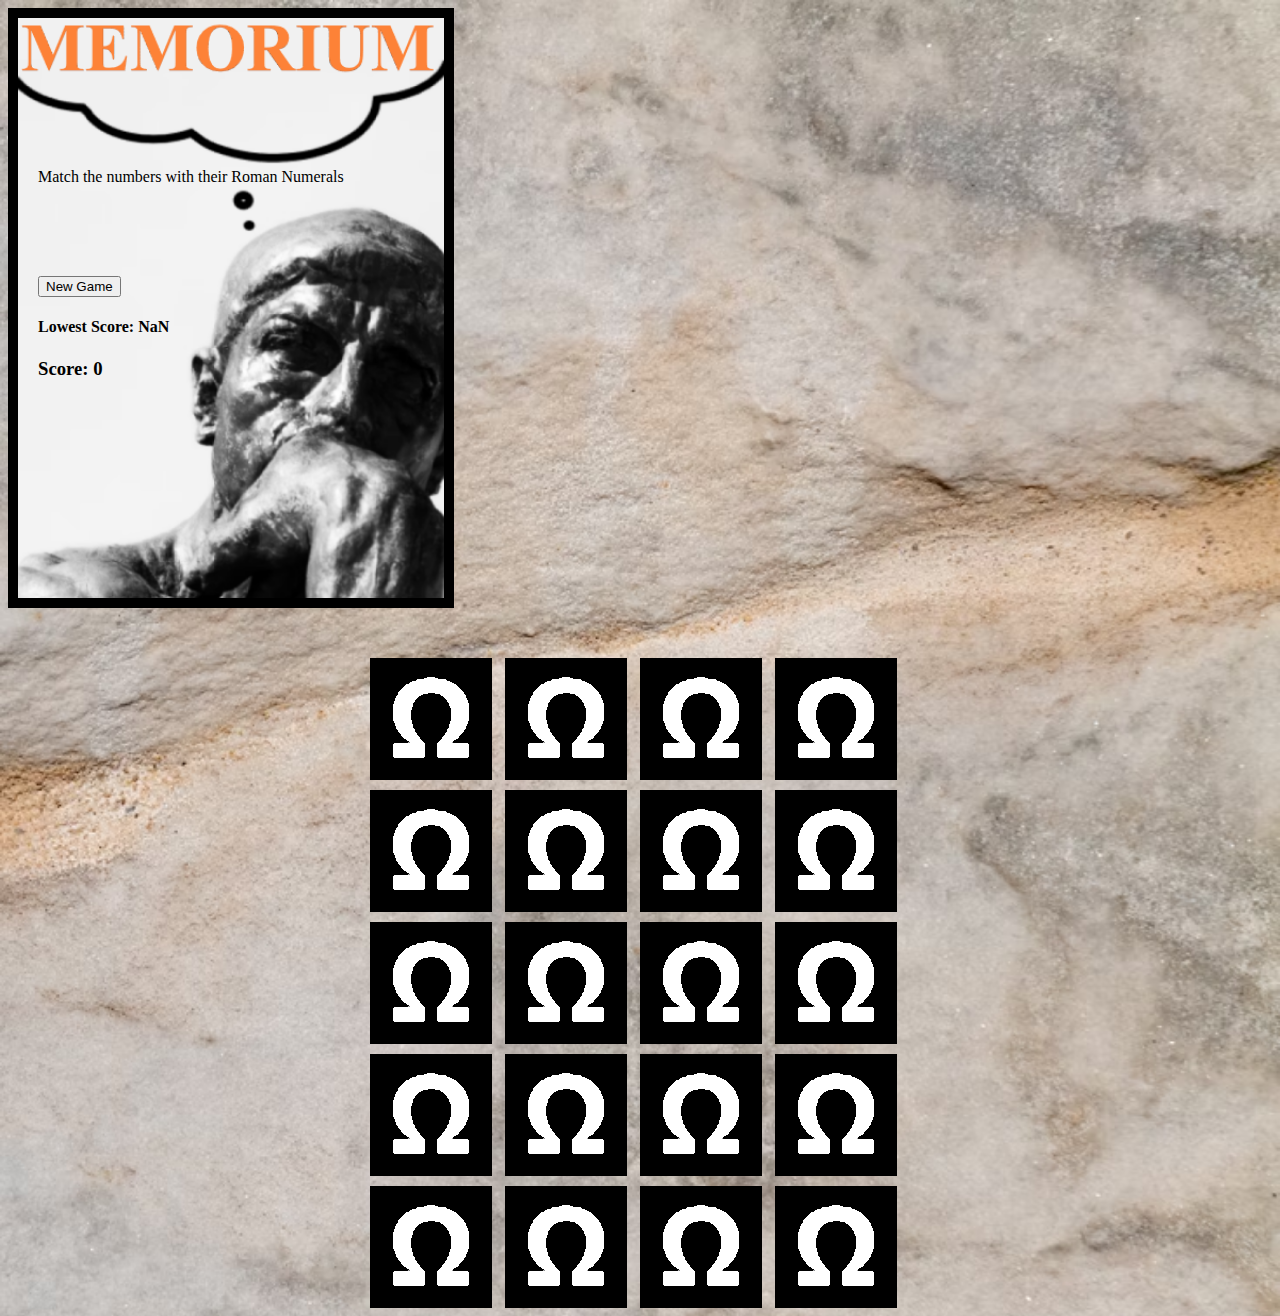
<file: index.html>
<!DOCTYPE html>
<html lang="en">

<head>
  <meta charset="UTF-8" />
  <title>MEMORIUM</title>
  <link rel="stylesheet" href="style.css" />
</head>

<body>
  <div id="detailBoard">
    <div id="directions">Match the numbers with their Roman Numerals</div>
    <br>
    <br>
    <br>
    <br>
    <br>
    <form>
      <button type="reset" value="reset" id="newGame">New Game</button>
    </form>
    <h4>Lowest Score: <span id="hi-score"></span></h4>
    <h3>Score: <span id="score">0</span></h3>

  </div>
  <div id="gameboard">
    <div id="game">
      <script src="script.js"></script>
</body>

</html>
</file>
<file: style.css>
/* individual boxes */

#game img {
  display: flex;
  border: 1px solid black;
  width: 120px;
  height: 120px;
  box-sizing:content-box;
}

/* game grid with spacing */

#gameboard div {
  display: grid;
  justify-content: center;
  grid-template-columns: repeat(4,135px);
  grid-auto-rows: minmax(100px auto);
  row-gap: 10px;
  padding-top: 50px;
}

/* a hover effect to show which box you're about to click */

#game img:hover{
  border: 5px solid lightseagreen;
  box-sizing: border-box;
}

body{
  background-image: url('pictures/background.png');
  background-size: cover;
}


#detailBoard{
  background-image: url('pictures/thinking\ pose.png');
  background-size: cover;
  color: black;
  display: inline-block;
  padding-inline: 20px;
  padding-top: 150px;
  padding-bottom: 200px;
  padding-right: 100px;
  border: 10px solid black;
}
</file>
